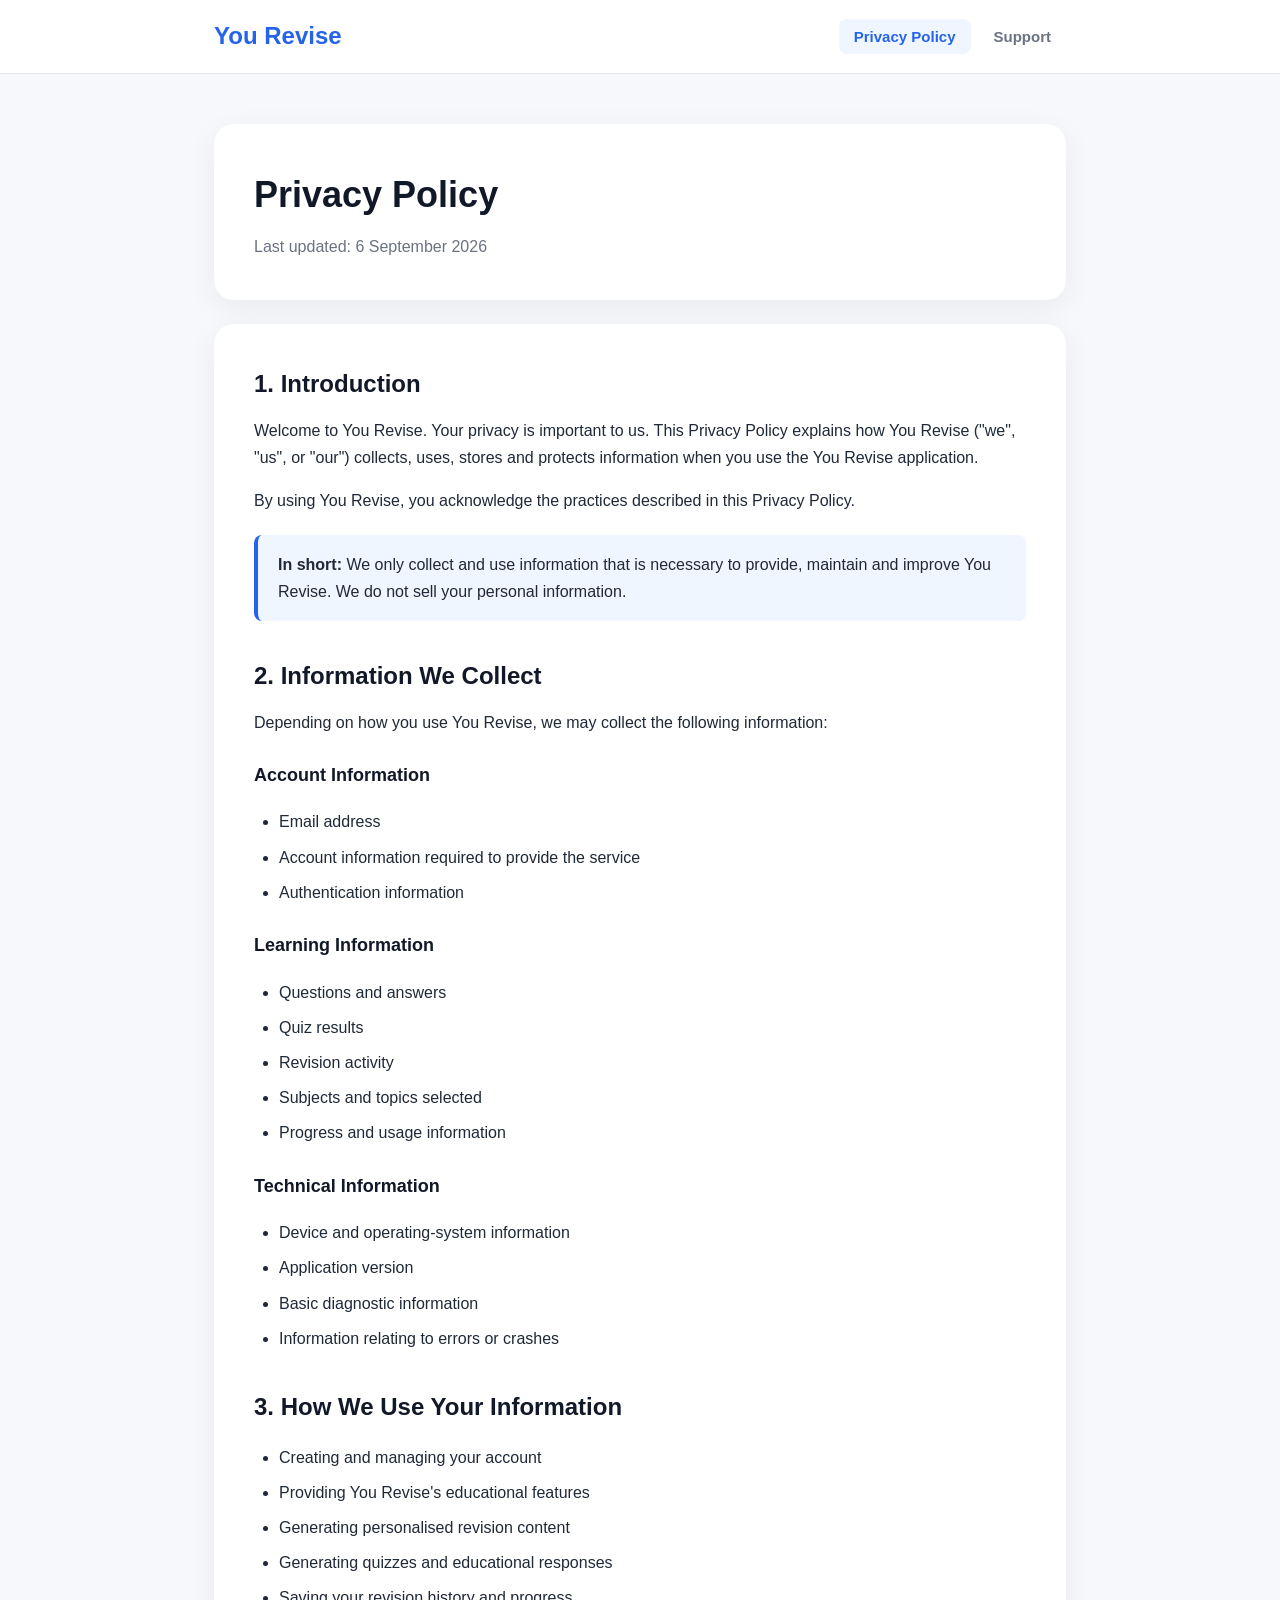
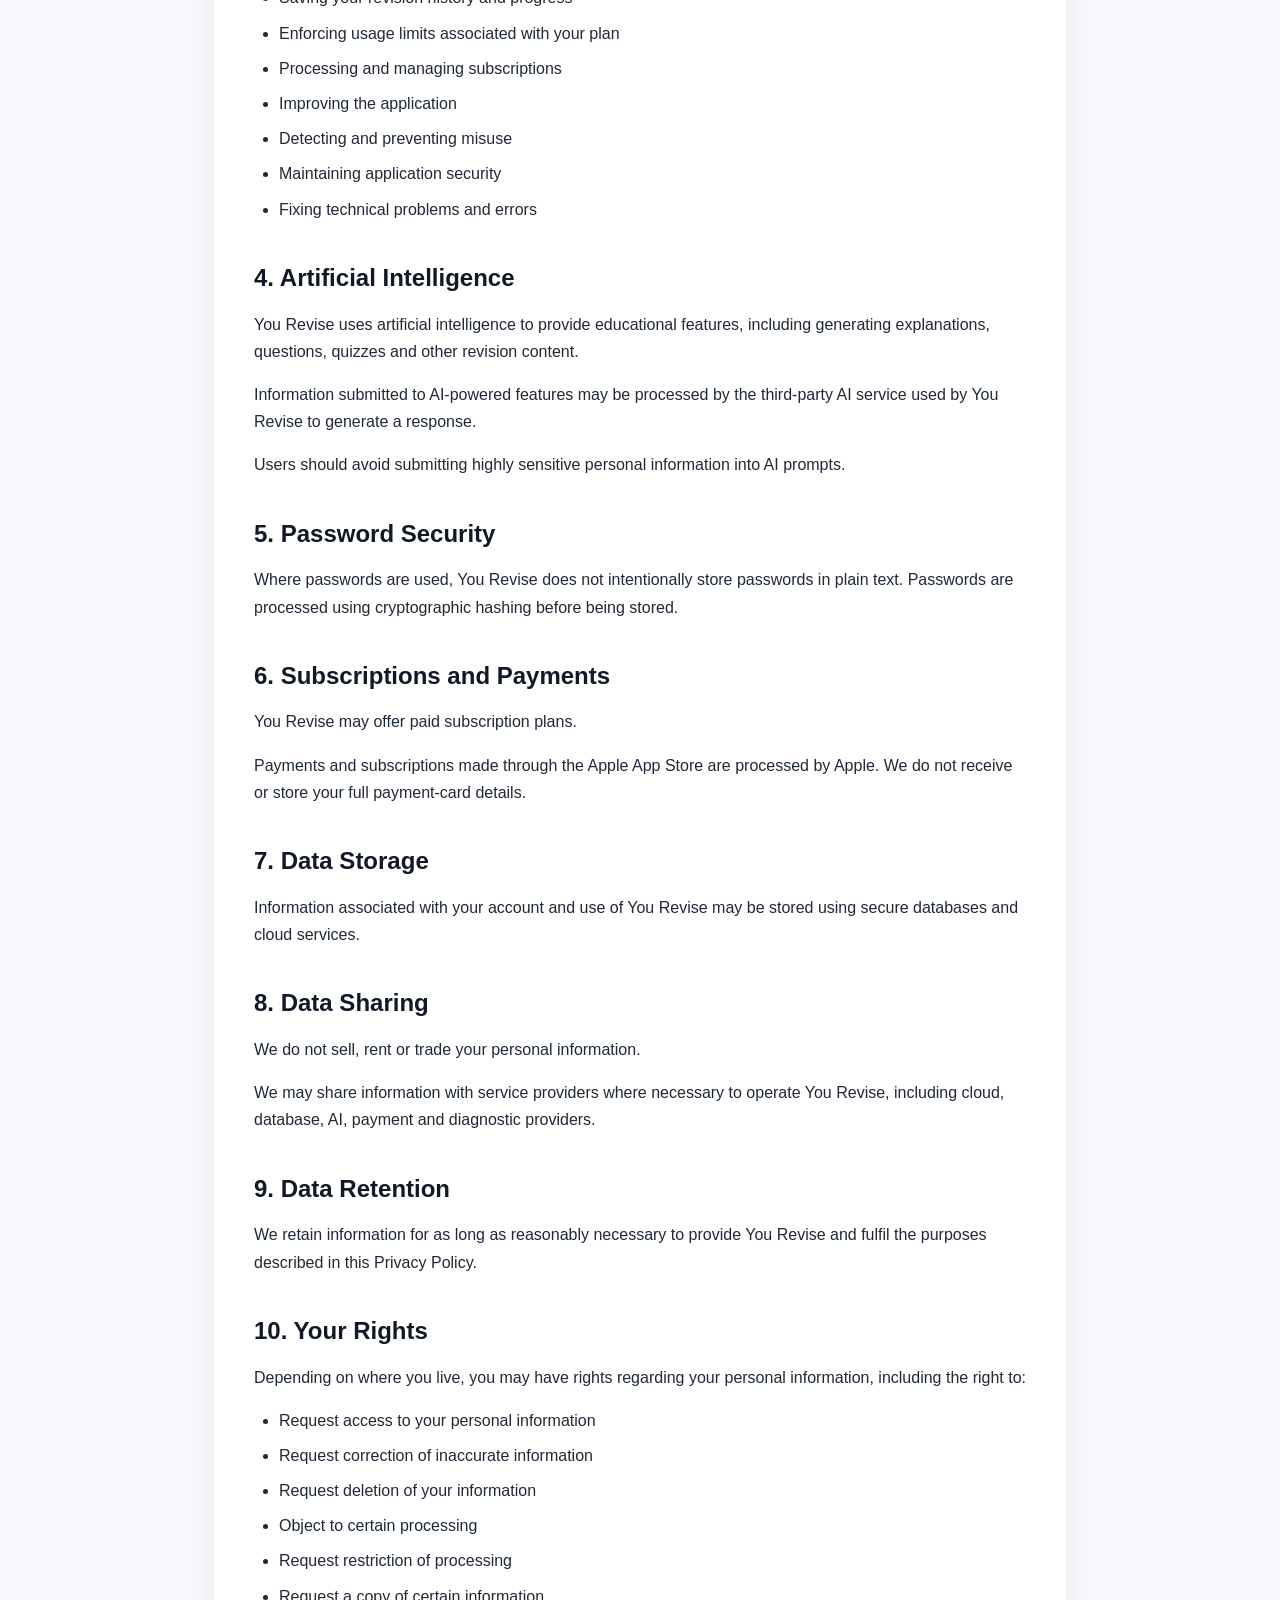
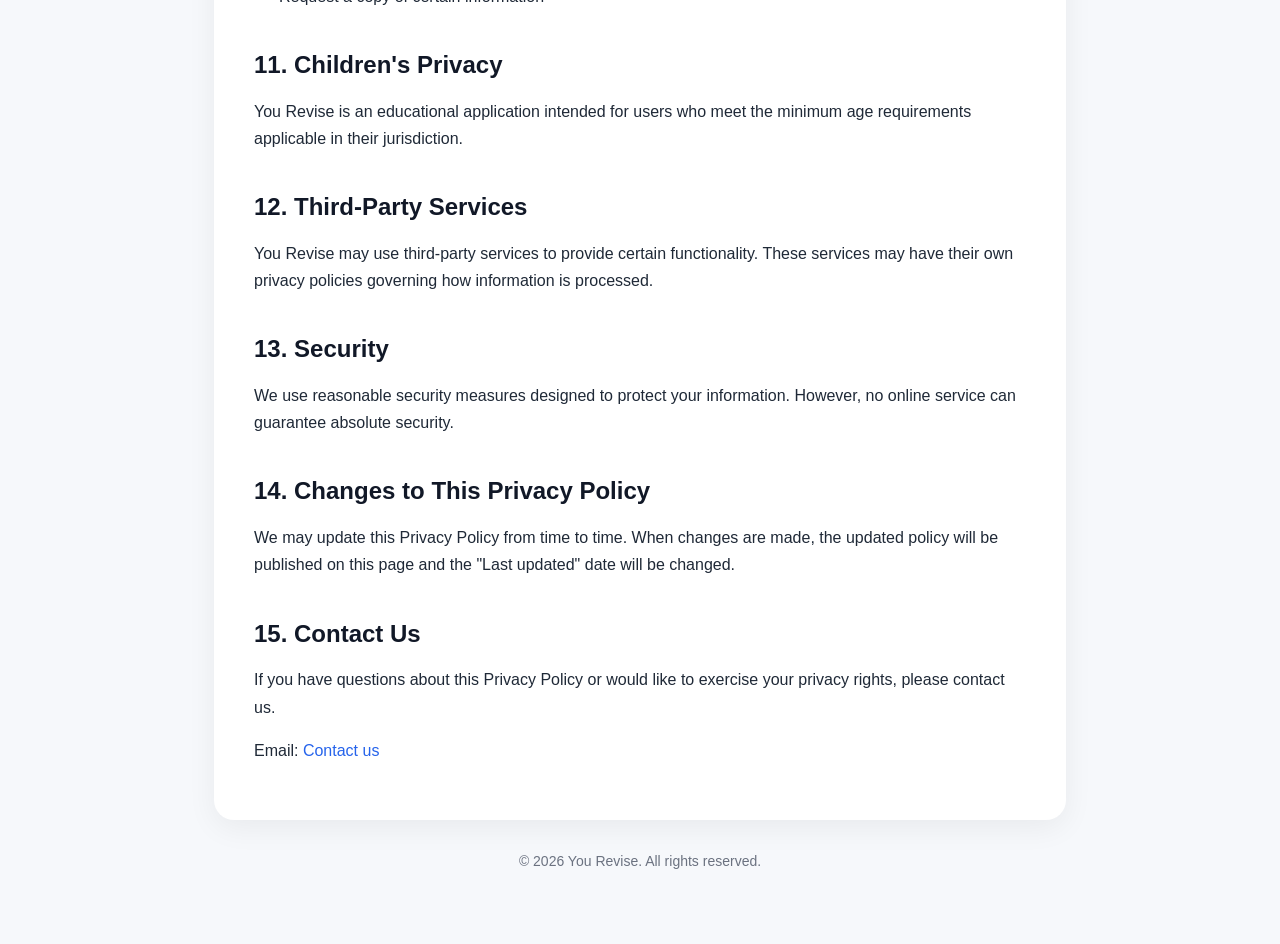
<file: index.html>
<!DOCTYPE html>
<html lang="en">
<head>
    <meta charset="UTF-8">
    <meta name="viewport" content="width=device-width, initial-scale=1.0">

    <title>You Revise — Privacy & Support</title>

    <style>
        * {
            box-sizing: border-box;
        }

        body {
            margin: 0;
            font-family: -apple-system, BlinkMacSystemFont, "Segoe UI",
                         Roboto, Helvetica, Arial, sans-serif;
            background: #f6f8fb;
            color: #1f2937;
            line-height: 1.7;
        }

        /* Navigation */

        nav {
            background: #ffffff;
            border-bottom: 1px solid #e5e7eb;
            position: sticky;
            top: 0;
            z-index: 100;
        }

        .nav-container {
            max-width: 900px;
            margin: auto;
            padding: 16px 24px;
            display: flex;
            align-items: center;
            justify-content: space-between;
        }

        .logo {
            font-size: 24px;
            font-weight: 800;
            color: #2563eb;
        }

        .nav-links {
            display: flex;
            gap: 8px;
        }

        .nav-links button {
            border: none;
            background: transparent;
            padding: 9px 15px;
            border-radius: 8px;
            font-size: 15px;
            font-weight: 600;
            color: #6b7280;
            cursor: pointer;
        }

        .nav-links button:hover {
            background: #f3f4f6;
        }

        .nav-links button.active {
            background: #eff6ff;
            color: #2563eb;
        }

        /* Main */

        .container {
            max-width: 900px;
            margin: 0 auto;
            padding: 50px 24px;
        }

        .header {
            background: #ffffff;
            border-radius: 20px;
            padding: 40px;
            margin-bottom: 24px;
            box-shadow: 0 8px 30px rgba(0, 0, 0, 0.06);
        }

        .header h1 {
            margin: 0 0 8px;
            font-size: 36px;
            color: #111827;
        }

        .header p {
            margin: 0;
            color: #6b7280;
        }

        .content {
            background: #ffffff;
            border-radius: 20px;
            padding: 40px;
            box-shadow: 0 8px 30px rgba(0, 0, 0, 0.06);
        }

        .page {
            display: none;
        }

        .page.active {
            display: block;
        }

        h2 {
            margin-top: 35px;
            margin-bottom: 12px;
            font-size: 24px;
            color: #111827;
        }

        h2:first-child {
            margin-top: 0;
        }

        h3 {
            font-size: 18px;
            color: #111827;
            margin-top: 24px;
        }

        p {
            margin: 10px 0 16px;
        }

        ul {
            padding-left: 25px;
        }

        li {
            margin-bottom: 8px;
        }

        .highlight {
            background: #eff6ff;
            border-left: 4px solid #2563eb;
            padding: 16px 20px;
            border-radius: 8px;
            margin: 20px 0;
        }

        /* Support */

        .support-intro {
            font-size: 17px;
            color: #4b5563;
            margin-bottom: 30px;
        }

        .support-card {
            background: #f9fafb;
            border: 1px solid #e5e7eb;
            border-radius: 14px;
            padding: 24px;
            margin-bottom: 16px;
        }

        .support-card h3 {
            margin-top: 0;
            margin-bottom: 8px;
        }

        .support-card p {
            margin-bottom: 12px;
            color: #4b5563;
        }

        .support-button {
            display: inline-block;
            background: #2563eb;
            color: white;
            padding: 11px 18px;
            border-radius: 9px;
            font-weight: 600;
            text-decoration: none;
        }

        .support-button:hover {
            background: #1d4ed8;
            text-decoration: none;
        }

        .faq {
            border-top: 1px solid #e5e7eb;
            padding: 18px 0;
        }

        .faq:first-child {
            border-top: none;
        }

        .faq h3 {
            margin: 0 0 6px;
        }

        .faq p {
            margin: 0;
        }

        a {
            color: #2563eb;
            text-decoration: none;
        }

        a:hover {
            text-decoration: underline;
        }

        .footer {
            text-align: center;
            color: #6b7280;
            font-size: 14px;
            margin-top: 30px;
            padding-bottom: 20px;
        }

        @media (max-width: 600px) {
            .nav-container {
                padding: 13px 16px;
            }

            .logo {
                font-size: 20px;
            }

            .nav-links button {
                padding: 8px 10px;
                font-size: 14px;
            }

            .container {
                padding: 30px 15px;
            }

            .header,
            .content {
                padding: 25px 20px;
                border-radius: 15px;
            }

            .header h1 {
                font-size: 28px;
            }

            h2 {
                font-size: 21px;
            }
        }
    </style>
</head>

<body>

<!-- Navigation -->

<nav>
    <div class="nav-container">

        <div class="logo">
            You Revise
        </div>

        <div class="nav-links">
            <button
                id="privacyTab"
                class="active"
                onclick="showPage('privacy')">
                Privacy Policy
            </button>

            <button
                id="supportTab"
                onclick="showPage('support')">
                Support
            </button>
        </div>

    </div>
</nav>


<div class="container">

    <!-- PRIVACY POLICY -->

    <section id="privacy" class="page active">

        <div class="header">

            <h1>Privacy Policy</h1>

            <p>
                Last updated: 6 September 2026
            </p>

        </div>

        <div class="content">

            <h2>1. Introduction</h2>

            <p>
                Welcome to You Revise. Your privacy is important to us.
                This Privacy Policy explains how You Revise ("we", "us",
                or "our") collects, uses, stores and protects information
                when you use the You Revise application.
            </p>

            <p>
                By using You Revise, you acknowledge the practices
                described in this Privacy Policy.
            </p>

            <div class="highlight">
                <strong>In short:</strong> We only collect and use
                information that is necessary to provide, maintain and
                improve You Revise. We do not sell your personal information.
            </div>


            <h2>2. Information We Collect</h2>

            <p>
                Depending on how you use You Revise, we may collect the
                following information:
            </p>

            <h3>Account Information</h3>

            <ul>
                <li>Email address</li>
                <li>Account information required to provide the service</li>
                <li>Authentication information</li>
            </ul>

            <h3>Learning Information</h3>

            <ul>
                <li>Questions and answers</li>
                <li>Quiz results</li>
                <li>Revision activity</li>
                <li>Subjects and topics selected</li>
                <li>Progress and usage information</li>
            </ul>

            <h3>Technical Information</h3>

            <ul>
                <li>Device and operating-system information</li>
                <li>Application version</li>
                <li>Basic diagnostic information</li>
                <li>Information relating to errors or crashes</li>
            </ul>


            <h2>3. How We Use Your Information</h2>

            <ul>
                <li>Creating and managing your account</li>
                <li>Providing You Revise's educational features</li>
                <li>Generating personalised revision content</li>
                <li>Generating quizzes and educational responses</li>
                <li>Saving your revision history and progress</li>
                <li>Enforcing usage limits associated with your plan</li>
                <li>Processing and managing subscriptions</li>
                <li>Improving the application</li>
                <li>Detecting and preventing misuse</li>
                <li>Maintaining application security</li>
                <li>Fixing technical problems and errors</li>
            </ul>


            <h2>4. Artificial Intelligence</h2>

            <p>
                You Revise uses artificial intelligence to provide
                educational features, including generating explanations,
                questions, quizzes and other revision content.
            </p>

            <p>
                Information submitted to AI-powered features may be
                processed by the third-party AI service used by You Revise
                to generate a response.
            </p>

            <p>
                Users should avoid submitting highly sensitive personal
                information into AI prompts.
            </p>


            <h2>5. Password Security</h2>

            <p>
                Where passwords are used, You Revise does not intentionally
                store passwords in plain text. Passwords are processed
                using cryptographic hashing before being stored.
            </p>


            <h2>6. Subscriptions and Payments</h2>

            <p>
                You Revise may offer paid subscription plans.
            </p>

            <p>
                Payments and subscriptions made through the Apple App Store
                are processed by Apple. We do not receive or store your
                full payment-card details.
            </p>


            <h2>7. Data Storage</h2>

            <p>
                Information associated with your account and use of
                You Revise may be stored using secure databases and
                cloud services.
            </p>


            <h2>8. Data Sharing</h2>

            <p>
                We do not sell, rent or trade your personal information.
            </p>

            <p>
                We may share information with service providers where
                necessary to operate You Revise, including cloud,
                database, AI, payment and diagnostic providers.
            </p>


            <h2>9. Data Retention</h2>

            <p>
                We retain information for as long as reasonably necessary
                to provide You Revise and fulfil the purposes described
                in this Privacy Policy.
            </p>


            <h2>10. Your Rights</h2>

            <p>
                Depending on where you live, you may have rights regarding
                your personal information, including the right to:
            </p>

            <ul>
                <li>Request access to your personal information</li>
                <li>Request correction of inaccurate information</li>
                <li>Request deletion of your information</li>
                <li>Object to certain processing</li>
                <li>Request restriction of processing</li>
                <li>Request a copy of certain information</li>
            </ul>


            <h2>11. Children's Privacy</h2>

            <p>
                You Revise is an educational application intended for
                users who meet the minimum age requirements applicable
                in their jurisdiction.
            </p>


            <h2>12. Third-Party Services</h2>

            <p>
                You Revise may use third-party services to provide
                certain functionality. These services may have their
                own privacy policies governing how information is processed.
            </p>


            <h2>13. Security</h2>

            <p>
                We use reasonable security measures designed to protect
                your information. However, no online service can guarantee
                absolute security.
            </p>


            <h2>14. Changes to This Privacy Policy</h2>

            <p>
                We may update this Privacy Policy from time to time.
                When changes are made, the updated policy will be
                published on this page and the "Last updated" date
                will be changed.
            </p>


            <h2>15. Contact Us</h2>

            <p>
                If you have questions about this Privacy Policy or would
                like to exercise your privacy rights, please contact us.
            </p>

            <p>
                Email:
                <a href="mailto:BillyClark061107@gmail.com">
                    Contact us
                </a>
            </p>

        </div>

    </section>


    <!-- SUPPORT -->

    <section id="support" class="page">

        <div class="header">

            <h1>Support</h1>

            <p>
                Need help with You Revise? We're here to help.
            </p>

        </div>

        <div class="content">

            <p class="support-intro">
                If you're experiencing an issue with You Revise, have
                a question about your account or need help with a
                subscription, you can contact our support team.
            </p>


            <div class="support-card">

                <h3>Contact Support</h3>

                <p>
                    For help with You Revise, send us an email and
                    describe the problem you're experiencing. Including
                    your device model and a description of what happened
                    can help us resolve the issue faster.
                </p>

                <a
                    class="support-button"
                    href="mailto:BillyClark061107@gmail.com?subject=You%20Revise%20Support">
                    Contact Support
                </a>

            </div>


            <h2>Frequently Asked Questions</h2>


            <div class="faq">

                <h3>How do I manage/ purchase a subscription?</h3>

                <p>
                    Subscriptions can be purchased through settings and can be managed
                    through your settings in the app or in the subscrptions page in the app store.
                </p>

            </div>


            <div class="faq">

                <h3>What happens when I reach my usage limit?</h3>

                <p>
                    If you reach the usage limit associated with your
                    plan, You Revise will restrict access to the relevant
                    feature until your usage allowance becomes available
                    again.
                </p>

            </div>


            <div class="faq">

                <h3>How can I delete my account?</h3>

                <p>
                    If you would like your account and associated data
                    deleted, please visit the settings and delete your account.
                    All data will be permenantly delete immediately.
                </p>

            </div>


            <div class="faq">

                <h3>I'm experiencing a technical problem.</h3>

                <p>
                    Please contact support and include as much
                    information as possible about the issue, including
                    what you were doing when the problem occurred.
                </p>

            </div>


            <div class="support-card">

                <h3>Still need help?</h3>

                <p>
                    Our support team can help with account issues,
                    technical problems, subscriptions and other
                    questions about You Revise.
                </p>

                <a
                    class="support-button"
                    href="mailto:BillyClark061107@gmail.com?subject=You%20Revise%20Support">
                    Email You Revise Support
                </a>

            </div>

        </div>

    </section>


    <div class="footer">
        © 2026 You Revise. All rights reserved.
    </div>

</div>


<script>

    function showPage(page) {

        document.getElementById("privacy").classList.remove("active");
        document.getElementById("support").classList.remove("active");

        document.getElementById("privacyTab").classList.remove("active");
        document.getElementById("supportTab").classList.remove("active");

        if (page === "privacy") {

            document.getElementById("privacy").classList.add("active");
            document.getElementById("privacyTab").classList.add("active");

            document.title = "You Revise — Privacy Policy";

        } else {

            document.getElementById("support").classList.add("active");
            document.getElementById("supportTab").classList.add("active");

            document.title = "You Revise — Support";

        }

        window.scrollTo({
            top: 0,
            behavior: "smooth"
        });
    }

</script>

</body>
</html>
</file>
